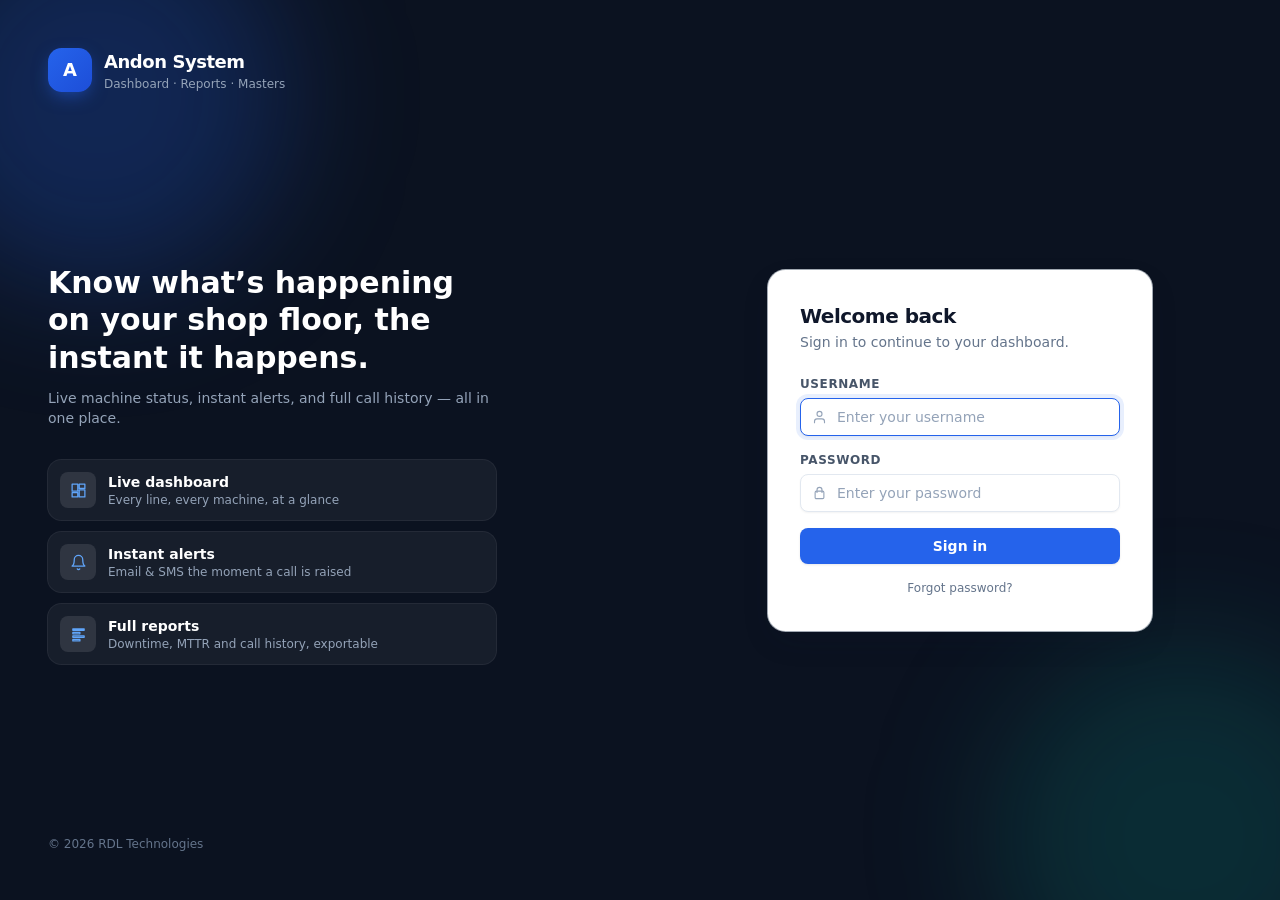
<file: index.html>
<!doctype html>
<html lang="en">
  <head>
    <meta charset="UTF-8" />
    <meta name="viewport" content="width=device-width, initial-scale=1.0" />
    <title>Andon System</title>
    <script type="module" crossorigin src="/assets/index-CTTCrZyI.js"></script>
    <link rel="stylesheet" crossorigin href="/assets/index-DvWOU4Ak.css">
  </head>
  <body>
    <div id="root"></div>
  </body>
</html>
</file>
<file: assets/index-DvWOU4Ak.css>
*,:before,:after{--tw-border-spacing-x: 0;--tw-border-spacing-y: 0;--tw-translate-x: 0;--tw-translate-y: 0;--tw-rotate: 0;--tw-skew-x: 0;--tw-skew-y: 0;--tw-scale-x: 1;--tw-scale-y: 1;--tw-pan-x: ;--tw-pan-y: ;--tw-pinch-zoom: ;--tw-scroll-snap-strictness: proximity;--tw-gradient-from-position: ;--tw-gradient-via-position: ;--tw-gradient-to-position: ;--tw-ordinal: ;--tw-slashed-zero: ;--tw-numeric-figure: ;--tw-numeric-spacing: ;--tw-numeric-fraction: ;--tw-ring-inset: ;--tw-ring-offset-width: 0px;--tw-ring-offset-color: #fff;--tw-ring-color: rgb(59 130 246 / .5);--tw-ring-offset-shadow: 0 0 #0000;--tw-ring-shadow: 0 0 #0000;--tw-shadow: 0 0 #0000;--tw-shadow-colored: 0 0 #0000;--tw-blur: ;--tw-brightness: ;--tw-contrast: ;--tw-grayscale: ;--tw-hue-rotate: ;--tw-invert: ;--tw-saturate: ;--tw-sepia: ;--tw-drop-shadow: ;--tw-backdrop-blur: ;--tw-backdrop-brightness: ;--tw-backdrop-contrast: ;--tw-backdrop-grayscale: ;--tw-backdrop-hue-rotate: ;--tw-backdrop-invert: ;--tw-backdrop-opacity: ;--tw-backdrop-saturate: ;--tw-backdrop-sepia: ;--tw-contain-size: ;--tw-contain-layout: ;--tw-contain-paint: ;--tw-contain-style: }::backdrop{--tw-border-spacing-x: 0;--tw-border-spacing-y: 0;--tw-translate-x: 0;--tw-translate-y: 0;--tw-rotate: 0;--tw-skew-x: 0;--tw-skew-y: 0;--tw-scale-x: 1;--tw-scale-y: 1;--tw-pan-x: ;--tw-pan-y: ;--tw-pinch-zoom: ;--tw-scroll-snap-strictness: proximity;--tw-gradient-from-position: ;--tw-gradient-via-position: ;--tw-gradient-to-position: ;--tw-ordinal: ;--tw-slashed-zero: ;--tw-numeric-figure: ;--tw-numeric-spacing: ;--tw-numeric-fraction: ;--tw-ring-inset: ;--tw-ring-offset-width: 0px;--tw-ring-offset-color: #fff;--tw-ring-color: rgb(59 130 246 / .5);--tw-ring-offset-shadow: 0 0 #0000;--tw-ring-shadow: 0 0 #0000;--tw-shadow: 0 0 #0000;--tw-shadow-colored: 0 0 #0000;--tw-blur: ;--tw-brightness: ;--tw-contrast: ;--tw-grayscale: ;--tw-hue-rotate: ;--tw-invert: ;--tw-saturate: ;--tw-sepia: ;--tw-drop-shadow: ;--tw-backdrop-blur: ;--tw-backdrop-brightness: ;--tw-backdrop-contrast: ;--tw-backdrop-grayscale: ;--tw-backdrop-hue-rotate: ;--tw-backdrop-invert: ;--tw-backdrop-opacity: ;--tw-backdrop-saturate: ;--tw-backdrop-sepia: ;--tw-contain-size: ;--tw-contain-layout: ;--tw-contain-paint: ;--tw-contain-style: }*,:before,:after{box-sizing:border-box;border-width:0;border-style:solid;border-color:#e5e7eb}:before,:after{--tw-content: ""}html,:host{line-height:1.5;-webkit-text-size-adjust:100%;-moz-tab-size:4;tab-size:4;font-family:Inter,system-ui,Segoe UI,Roboto,sans-serif;font-feature-settings:normal;font-variation-settings:normal;-webkit-tap-highlight-color:transparent}body{margin:0;line-height:inherit}hr{height:0;color:inherit;border-top-width:1px}abbr:where([title]){-webkit-text-decoration:underline dotted;text-decoration:underline dotted}h1,h2,h3,h4,h5,h6{font-size:inherit;font-weight:inherit}a{color:inherit;text-decoration:inherit}b,strong{font-weight:bolder}code,kbd,samp,pre{font-family:ui-monospace,SFMono-Regular,Menlo,Monaco,Consolas,Liberation Mono,Courier New,monospace;font-feature-settings:normal;font-variation-settings:normal;font-size:1em}small{font-size:80%}sub,sup{font-size:75%;line-height:0;position:relative;vertical-align:baseline}sub{bottom:-.25em}sup{top:-.5em}table{text-indent:0;border-color:inherit;border-collapse:collapse}button,input,optgroup,select,textarea{font-family:inherit;font-feature-settings:inherit;font-variation-settings:inherit;font-size:100%;font-weight:inherit;line-height:inherit;letter-spacing:inherit;color:inherit;margin:0;padding:0}button,select{text-transform:none}button,input:where([type=button]),input:where([type=reset]),input:where([type=submit]){-webkit-appearance:button;background-color:transparent;background-image:none}:-moz-focusring{outline:auto}:-moz-ui-invalid{box-shadow:none}progress{vertical-align:baseline}::-webkit-inner-spin-button,::-webkit-outer-spin-button{height:auto}[type=search]{-webkit-appearance:textfield;outline-offset:-2px}::-webkit-search-decoration{-webkit-appearance:none}::-webkit-file-upload-button{-webkit-appearance:button;font:inherit}summary{display:list-item}blockquote,dl,dd,h1,h2,h3,h4,h5,h6,hr,figure,p,pre{margin:0}fieldset{margin:0;padding:0}legend{padding:0}ol,ul,menu{list-style:none;margin:0;padding:0}dialog{padding:0}textarea{resize:vertical}input::placeholder,textarea::placeholder{opacity:1;color:#9ca3af}button,[role=button]{cursor:pointer}:disabled{cursor:default}img,svg,video,canvas,audio,iframe,embed,object{display:block;vertical-align:middle}img,video{max-width:100%;height:auto}[hidden]:where(:not([hidden=until-found])){display:none}html,body,#root{height:100%}body{--tw-bg-opacity: 1;background-color:rgb(248 250 252 / var(--tw-bg-opacity, 1));font-family:Inter,system-ui,Segoe UI,Roboto,sans-serif;--tw-text-opacity: 1;color:rgb(30 41 59 / var(--tw-text-opacity, 1));-webkit-font-smoothing:antialiased;-moz-osx-font-smoothing:grayscale;transition-property:color,background-color,border-color,text-decoration-color,fill,stroke;transition-timing-function:cubic-bezier(.4,0,.2,1);transition-duration:.2s}body:is(.dark *){--tw-bg-opacity: 1;background-color:rgb(2 6 23 / var(--tw-bg-opacity, 1));--tw-text-opacity: 1;color:rgb(226 232 240 / var(--tw-text-opacity, 1))}::selection{background-color:#2563eb33}*{scrollbar-color:#cbd5e1 transparent}.dark *{scrollbar-color:#334155 transparent}*::-webkit-scrollbar{width:8px;height:8px}*::-webkit-scrollbar-thumb{background:#cbd5e1;border-radius:999px}.dark *::-webkit-scrollbar-thumb{background:#334155}*::-webkit-scrollbar-track{background:transparent}.btn-primary{display:inline-flex;align-items:center;justify-content:center;gap:.375rem;border-radius:.5rem;padding:.5rem .875rem;font-size:.875rem;line-height:1.25rem;font-weight:600;transition-property:all;transition-timing-function:cubic-bezier(.4,0,.2,1);transition-duration:.15s}.btn-primary:active{--tw-scale-x: .97;--tw-scale-y: .97;transform:translate(var(--tw-translate-x),var(--tw-translate-y)) rotate(var(--tw-rotate)) skew(var(--tw-skew-x)) skewY(var(--tw-skew-y)) scaleX(var(--tw-scale-x)) scaleY(var(--tw-scale-y))}.btn-primary:disabled{cursor:not-allowed;opacity:.5}.btn-primary:active:disabled{--tw-scale-x: 1;--tw-scale-y: 1;transform:translate(var(--tw-translate-x),var(--tw-translate-y)) rotate(var(--tw-rotate)) skew(var(--tw-skew-x)) skewY(var(--tw-skew-y)) scaleX(var(--tw-scale-x)) scaleY(var(--tw-scale-y))}.btn-primary{--tw-bg-opacity: 1;background-color:rgb(37 99 235 / var(--tw-bg-opacity, 1));--tw-text-opacity: 1;color:rgb(255 255 255 / var(--tw-text-opacity, 1));--tw-shadow: 0 1px 2px 0 rgb(15 23 42 / .04), 0 1px 3px 0 rgb(15 23 42 / .06);--tw-shadow-colored: 0 1px 2px 0 var(--tw-shadow-color), 0 1px 3px 0 var(--tw-shadow-color);box-shadow:var(--tw-ring-offset-shadow, 0 0 #0000),var(--tw-ring-shadow, 0 0 #0000),var(--tw-shadow)}.btn-primary:hover{--tw-bg-opacity: 1;background-color:rgb(29 78 216 / var(--tw-bg-opacity, 1));--tw-shadow: 0 1px 2px 0 rgb(15 23 42 / .03), 0 4px 16px -4px rgb(15 23 42 / .08);--tw-shadow-colored: 0 1px 2px 0 var(--tw-shadow-color), 0 4px 16px -4px var(--tw-shadow-color);box-shadow:var(--tw-ring-offset-shadow, 0 0 #0000),var(--tw-ring-shadow, 0 0 #0000),var(--tw-shadow)}.btn-ghost{display:inline-flex;align-items:center;justify-content:center;gap:.375rem;border-radius:.5rem;padding:.5rem .875rem;font-size:.875rem;line-height:1.25rem;font-weight:600;transition-property:all;transition-timing-function:cubic-bezier(.4,0,.2,1);transition-duration:.15s}.btn-ghost:active{--tw-scale-x: .97;--tw-scale-y: .97;transform:translate(var(--tw-translate-x),var(--tw-translate-y)) rotate(var(--tw-rotate)) skew(var(--tw-skew-x)) skewY(var(--tw-skew-y)) scaleX(var(--tw-scale-x)) scaleY(var(--tw-scale-y))}.btn-ghost:disabled{cursor:not-allowed;opacity:.5}.btn-ghost:active:disabled{--tw-scale-x: 1;--tw-scale-y: 1;transform:translate(var(--tw-translate-x),var(--tw-translate-y)) rotate(var(--tw-rotate)) skew(var(--tw-skew-x)) skewY(var(--tw-skew-y)) scaleX(var(--tw-scale-x)) scaleY(var(--tw-scale-y))}.btn-ghost{--tw-bg-opacity: 1;background-color:rgb(255 255 255 / var(--tw-bg-opacity, 1));--tw-text-opacity: 1;color:rgb(51 65 85 / var(--tw-text-opacity, 1));--tw-ring-offset-shadow: var(--tw-ring-inset) 0 0 0 var(--tw-ring-offset-width) var(--tw-ring-offset-color);--tw-ring-shadow: var(--tw-ring-inset) 0 0 0 calc(1px + var(--tw-ring-offset-width)) var(--tw-ring-color);box-shadow:var(--tw-ring-offset-shadow),var(--tw-ring-shadow),var(--tw-shadow, 0 0 #0000);--tw-ring-inset: inset;--tw-ring-opacity: 1;--tw-ring-color: rgb(226 232 240 / var(--tw-ring-opacity, 1))}.btn-ghost:hover{--tw-bg-opacity: 1;background-color:rgb(248 250 252 / var(--tw-bg-opacity, 1));--tw-ring-opacity: 1;--tw-ring-color: rgb(203 213 225 / var(--tw-ring-opacity, 1))}.btn-ghost:is(.dark *){--tw-bg-opacity: 1;background-color:rgb(15 23 42 / var(--tw-bg-opacity, 1));--tw-text-opacity: 1;color:rgb(226 232 240 / var(--tw-text-opacity, 1));--tw-ring-opacity: 1;--tw-ring-color: rgb(51 65 85 / var(--tw-ring-opacity, 1))}.btn-ghost:hover:is(.dark *){--tw-bg-opacity: 1;background-color:rgb(30 41 59 / var(--tw-bg-opacity, 1))}.btn-danger{display:inline-flex;align-items:center;justify-content:center;gap:.375rem;border-radius:.5rem;padding:.5rem .875rem;font-size:.875rem;line-height:1.25rem;font-weight:600;transition-property:all;transition-timing-function:cubic-bezier(.4,0,.2,1);transition-duration:.15s}.btn-danger:active{--tw-scale-x: .97;--tw-scale-y: .97;transform:translate(var(--tw-translate-x),var(--tw-translate-y)) rotate(var(--tw-rotate)) skew(var(--tw-skew-x)) skewY(var(--tw-skew-y)) scaleX(var(--tw-scale-x)) scaleY(var(--tw-scale-y))}.btn-danger:disabled{cursor:not-allowed;opacity:.5}.btn-danger:active:disabled{--tw-scale-x: 1;--tw-scale-y: 1;transform:translate(var(--tw-translate-x),var(--tw-translate-y)) rotate(var(--tw-rotate)) skew(var(--tw-skew-x)) skewY(var(--tw-skew-y)) scaleX(var(--tw-scale-x)) scaleY(var(--tw-scale-y))}.btn-danger{--tw-bg-opacity: 1;background-color:rgb(255 241 242 / var(--tw-bg-opacity, 1));--tw-text-opacity: 1;color:rgb(225 29 72 / var(--tw-text-opacity, 1));--tw-ring-offset-shadow: var(--tw-ring-inset) 0 0 0 var(--tw-ring-offset-width) var(--tw-ring-offset-color);--tw-ring-shadow: var(--tw-ring-inset) 0 0 0 calc(1px + var(--tw-ring-offset-width)) var(--tw-ring-color);box-shadow:var(--tw-ring-offset-shadow),var(--tw-ring-shadow),var(--tw-shadow, 0 0 #0000);--tw-ring-inset: inset;--tw-ring-opacity: 1;--tw-ring-color: rgb(254 205 211 / var(--tw-ring-opacity, 1))}.btn-danger:hover{--tw-bg-opacity: 1;background-color:rgb(225 29 72 / var(--tw-bg-opacity, 1));--tw-text-opacity: 1;color:rgb(255 255 255 / var(--tw-text-opacity, 1))}.btn-danger:is(.dark *){background-color:#f43f5e1a;--tw-ring-color: rgb(244 63 94 / .3)}.btn-icon{display:inline-flex;height:2rem;width:2rem;align-items:center;justify-content:center;border-radius:.5rem;--tw-text-opacity: 1;color:rgb(148 163 184 / var(--tw-text-opacity, 1));transition-property:color,background-color,border-color,text-decoration-color,fill,stroke,opacity,box-shadow,transform,filter,-webkit-backdrop-filter;transition-property:color,background-color,border-color,text-decoration-color,fill,stroke,opacity,box-shadow,transform,filter,backdrop-filter;transition-property:color,background-color,border-color,text-decoration-color,fill,stroke,opacity,box-shadow,transform,filter,backdrop-filter,-webkit-backdrop-filter;transition-timing-function:cubic-bezier(.4,0,.2,1);transition-duration:.15s}.btn-icon:hover{--tw-bg-opacity: 1;background-color:rgb(241 245 249 / var(--tw-bg-opacity, 1));--tw-text-opacity: 1;color:rgb(51 65 85 / var(--tw-text-opacity, 1))}.btn-icon:hover:is(.dark *){--tw-bg-opacity: 1;background-color:rgb(30 41 59 / var(--tw-bg-opacity, 1));--tw-text-opacity: 1;color:rgb(226 232 240 / var(--tw-text-opacity, 1))}.btn-sm{padding:.375rem .625rem;font-size:.75rem;line-height:1rem}.input{width:100%;border-radius:.5rem;border-width:1px;--tw-border-opacity: 1;border-color:rgb(226 232 240 / var(--tw-border-opacity, 1));--tw-bg-opacity: 1;background-color:rgb(255 255 255 / var(--tw-bg-opacity, 1));padding:.5rem .75rem;font-size:.875rem;line-height:1.25rem;--tw-text-opacity: 1;color:rgb(30 41 59 / var(--tw-text-opacity, 1));--tw-shadow: 0 1px 2px 0 rgb(0 0 0 / .05);--tw-shadow-colored: 0 1px 2px 0 var(--tw-shadow-color);box-shadow:var(--tw-ring-offset-shadow, 0 0 #0000),var(--tw-ring-shadow, 0 0 #0000),var(--tw-shadow);outline:2px solid transparent;outline-offset:2px;transition-property:color,background-color,border-color,text-decoration-color,fill,stroke,opacity,box-shadow,transform,filter,-webkit-backdrop-filter;transition-property:color,background-color,border-color,text-decoration-color,fill,stroke,opacity,box-shadow,transform,filter,backdrop-filter;transition-property:color,background-color,border-color,text-decoration-color,fill,stroke,opacity,box-shadow,transform,filter,backdrop-filter,-webkit-backdrop-filter;transition-timing-function:cubic-bezier(.4,0,.2,1);transition-duration:.15s}.input::placeholder{--tw-text-opacity: 1;color:rgb(148 163 184 / var(--tw-text-opacity, 1))}.input:focus{--tw-border-opacity: 1;border-color:rgb(37 99 235 / var(--tw-border-opacity, 1));--tw-ring-offset-shadow: var(--tw-ring-inset) 0 0 0 var(--tw-ring-offset-width) var(--tw-ring-offset-color);--tw-ring-shadow: var(--tw-ring-inset) 0 0 0 calc(4px + var(--tw-ring-offset-width)) var(--tw-ring-color);box-shadow:var(--tw-ring-offset-shadow),var(--tw-ring-shadow),var(--tw-shadow, 0 0 #0000);--tw-ring-color: rgb(37 99 235 / .1)}.input:is(.dark *){--tw-border-opacity: 1;border-color:rgb(51 65 85 / var(--tw-border-opacity, 1));--tw-bg-opacity: 1;background-color:rgb(15 23 42 / var(--tw-bg-opacity, 1));--tw-text-opacity: 1;color:rgb(241 245 249 / var(--tw-text-opacity, 1))}.input:is(.dark *)::placeholder{--tw-text-opacity: 1;color:rgb(100 116 139 / var(--tw-text-opacity, 1))}.label{margin-bottom:.375rem;display:block;font-size:.75rem;line-height:1rem;font-weight:800;text-transform:uppercase;letter-spacing:.05em;--tw-text-opacity: 1;color:rgb(71 85 105 / var(--tw-text-opacity, 1))}.label:is(.dark *){--tw-text-opacity: 1;color:rgb(203 213 225 / var(--tw-text-opacity, 1))}.card{border-radius:1.1rem;--tw-bg-opacity: 1;background-color:rgb(255 255 255 / var(--tw-bg-opacity, 1));--tw-shadow: 0 1px 2px 0 rgb(15 23 42 / .03), 0 4px 16px -4px rgb(15 23 42 / .08);--tw-shadow-colored: 0 1px 2px 0 var(--tw-shadow-color), 0 4px 16px -4px var(--tw-shadow-color);box-shadow:var(--tw-ring-offset-shadow, 0 0 #0000),var(--tw-ring-shadow, 0 0 #0000),var(--tw-shadow);--tw-ring-offset-shadow: var(--tw-ring-inset) 0 0 0 var(--tw-ring-offset-width) var(--tw-ring-offset-color);--tw-ring-shadow: var(--tw-ring-inset) 0 0 0 calc(1px + var(--tw-ring-offset-width)) var(--tw-ring-color);box-shadow:var(--tw-ring-offset-shadow),var(--tw-ring-shadow),var(--tw-shadow, 0 0 #0000);--tw-ring-color: rgb(226 232 240 / .7)}.card:is(.dark *){--tw-bg-opacity: 1;background-color:rgb(15 23 42 / var(--tw-bg-opacity, 1));--tw-ring-opacity: 1;--tw-ring-color: rgb(30 41 59 / var(--tw-ring-opacity, 1))}.card-pad{border-radius:1.1rem;--tw-bg-opacity: 1;background-color:rgb(255 255 255 / var(--tw-bg-opacity, 1));--tw-shadow: 0 1px 2px 0 rgb(15 23 42 / .03), 0 4px 16px -4px rgb(15 23 42 / .08);--tw-shadow-colored: 0 1px 2px 0 var(--tw-shadow-color), 0 4px 16px -4px var(--tw-shadow-color);box-shadow:var(--tw-ring-offset-shadow, 0 0 #0000),var(--tw-ring-shadow, 0 0 #0000),var(--tw-shadow);--tw-ring-offset-shadow: var(--tw-ring-inset) 0 0 0 var(--tw-ring-offset-width) var(--tw-ring-offset-color);--tw-ring-shadow: var(--tw-ring-inset) 0 0 0 calc(1px + var(--tw-ring-offset-width)) var(--tw-ring-color);box-shadow:var(--tw-ring-offset-shadow),var(--tw-ring-shadow),var(--tw-shadow, 0 0 #0000);--tw-ring-color: rgb(226 232 240 / .7)}.card-pad:is(.dark *){--tw-bg-opacity: 1;background-color:rgb(15 23 42 / var(--tw-bg-opacity, 1));--tw-ring-opacity: 1;--tw-ring-color: rgb(30 41 59 / var(--tw-ring-opacity, 1))}.card-pad{padding:1.25rem}.th{padding:.75rem 1rem;text-align:left;font-size:11px;font-weight:700;text-transform:uppercase;letter-spacing:.05em;--tw-text-opacity: 1;color:rgb(148 163 184 / var(--tw-text-opacity, 1))}.td{padding:.75rem 1rem;font-size:.875rem;line-height:1.25rem;--tw-text-opacity: 1;color:rgb(51 65 85 / var(--tw-text-opacity, 1))}.td:is(.dark *){--tw-text-opacity: 1;color:rgb(203 213 225 / var(--tw-text-opacity, 1))}.tr-row{border-top-width:1px;--tw-border-opacity: 1;border-color:rgb(241 245 249 / var(--tw-border-opacity, 1));transition-property:color,background-color,border-color,text-decoration-color,fill,stroke;transition-timing-function:cubic-bezier(.4,0,.2,1);transition-duration:.15s}.tr-row:hover{background-color:#eff6ff80}.tr-row:is(.dark *){--tw-border-opacity: 1;border-color:rgb(30 41 59 / var(--tw-border-opacity, 1))}.tr-row:hover:is(.dark *){background-color:#1e293b99}.pill{display:inline-flex;align-items:center;gap:.25rem;border-radius:9999px;padding:.25rem .625rem;font-size:11px;font-weight:700;line-height:1}.id-chip{display:inline-flex;height:1.5rem;min-width:1.5rem;align-items:center;justify-content:center;border-radius:.375rem;--tw-bg-opacity: 1;background-color:rgb(241 245 249 / var(--tw-bg-opacity, 1));padding-left:.375rem;padding-right:.375rem;font-size:11px;font-weight:700;--tw-numeric-spacing: tabular-nums;font-variant-numeric:var(--tw-ordinal) var(--tw-slashed-zero) var(--tw-numeric-figure) var(--tw-numeric-spacing) var(--tw-numeric-fraction);--tw-text-opacity: 1;color:rgb(100 116 139 / var(--tw-text-opacity, 1))}.id-chip:is(.dark *){--tw-bg-opacity: 1;background-color:rgb(30 41 59 / var(--tw-bg-opacity, 1));--tw-text-opacity: 1;color:rgb(148 163 184 / var(--tw-text-opacity, 1))}.nav-link{display:flex;align-items:center;gap:.75rem;border-radius:.85rem;padding:.625rem .75rem;font-size:13.5px;font-weight:600;transition-property:all;transition-timing-function:cubic-bezier(.4,0,.2,1);transition-duration:.15s}.nav-link-active{--tw-bg-opacity: 1;background-color:rgb(37 99 235 / var(--tw-bg-opacity, 1));--tw-text-opacity: 1;color:rgb(255 255 255 / var(--tw-text-opacity, 1));--tw-shadow: 0 4px 14px -2px rgba(37,99,235,.55);--tw-shadow-colored: 0 4px 14px -2px var(--tw-shadow-color);box-shadow:var(--tw-ring-offset-shadow, 0 0 #0000),var(--tw-ring-shadow, 0 0 #0000),var(--tw-shadow)}.nav-link-idle{--tw-text-opacity: 1;color:rgb(203 213 225 / var(--tw-text-opacity, 1))}.nav-link-idle:hover{background-color:#ffffff0f;--tw-text-opacity: 1;color:rgb(255 255 255 / var(--tw-text-opacity, 1))}.subnav-link{display:flex;align-items:center;gap:.625rem;border-radius:.5rem;padding:.5rem .75rem;font-size:12.5px;font-weight:500;color:#cbd5e1cc;transition-property:all;transition-timing-function:cubic-bezier(.4,0,.2,1);transition-duration:.15s}.subnav-link:hover{background-color:#ffffff0f;--tw-text-opacity: 1;color:rgb(255 255 255 / var(--tw-text-opacity, 1))}.subnav-link-active{--tw-bg-opacity: 1;background-color:rgb(37 99 235 / var(--tw-bg-opacity, 1));--tw-text-opacity: 1;color:rgb(255 255 255 / var(--tw-text-opacity, 1));--tw-shadow: 0 1px 2px 0 rgb(15 23 42 / .04), 0 1px 3px 0 rgb(15 23 42 / .06);--tw-shadow-colored: 0 1px 2px 0 var(--tw-shadow-color), 0 1px 3px 0 var(--tw-shadow-color);box-shadow:var(--tw-ring-offset-shadow, 0 0 #0000),var(--tw-ring-shadow, 0 0 #0000),var(--tw-shadow)}.subnav-link-active:hover{--tw-bg-opacity: 1;background-color:rgb(37 99 235 / var(--tw-bg-opacity, 1))}@keyframes shimmer{0%{background-position:-400px 0}to{background-position:400px 0}}.skeleton{animation:shimmer 1.6s infinite linear;border-radius:.25rem;background-image:linear-gradient(to right,var(--tw-gradient-stops));--tw-gradient-from: #f1f5f9 var(--tw-gradient-from-position);--tw-gradient-to: rgb(241 245 249 / 0) var(--tw-gradient-to-position);--tw-gradient-stops: var(--tw-gradient-from), var(--tw-gradient-to);--tw-gradient-to: rgb(226 232 240 / 0) var(--tw-gradient-to-position);--tw-gradient-stops: var(--tw-gradient-from), #e2e8f0 var(--tw-gradient-via-position), var(--tw-gradient-to);--tw-gradient-to: #f1f5f9 var(--tw-gradient-to-position);background-size:800px 100%}.skeleton:is(.dark *){--tw-gradient-from: #1e293b var(--tw-gradient-from-position);--tw-gradient-to: rgb(30 41 59 / 0) var(--tw-gradient-to-position);--tw-gradient-stops: var(--tw-gradient-from), var(--tw-gradient-to);--tw-gradient-to: rgb(51 65 85 / 0) var(--tw-gradient-to-position);--tw-gradient-stops: var(--tw-gradient-from), #334155 var(--tw-gradient-via-position), var(--tw-gradient-to);--tw-gradient-to: #1e293b var(--tw-gradient-to-position)}.divider-label{padding:1rem .75rem .375rem;font-size:10px;font-weight:800;text-transform:uppercase;letter-spacing:.12em;color:#64748bb3}.divider-label:first-child{padding-top:.25rem}.pointer-events-none{pointer-events:none}.\!visible{visibility:visible!important}.visible{visibility:visible}.collapse{visibility:collapse}.static{position:static}.fixed{position:fixed}.absolute{position:absolute}.relative{position:relative}.sticky{position:sticky}.inset-0{top:0;right:0;bottom:0;left:0}.inset-y-0{top:0;bottom:0}.-bottom-32{bottom:-8rem}.-left-24{left:-6rem}.-right-24{right:-6rem}.-top-24{top:-6rem}.bottom-4{bottom:1rem}.left-0{left:0}.left-3{left:.75rem}.right-0{right:0}.right-0\.5{right:.125rem}.right-4{right:1rem}.top-0\.5{top:.125rem}.top-1\/2{top:50%}.top-full{top:100%}.z-10{z-index:10}.z-20{z-index:20}.z-30{z-index:30}.z-40{z-index:40}.z-50{z-index:50}.z-\[100\]{z-index:100}.col-span-2{grid-column:span 2 / span 2}.col-span-full{grid-column:1 / -1}.mx-3{margin-left:.75rem;margin-right:.75rem}.mx-auto{margin-left:auto;margin-right:auto}.mb-1{margin-bottom:.25rem}.mb-3{margin-bottom:.75rem}.mb-4{margin-bottom:1rem}.mb-6{margin-bottom:1.5rem}.ml-1{margin-left:.25rem}.ml-2{margin-left:.5rem}.ml-auto{margin-left:auto}.mt-0\.5{margin-top:.125rem}.mt-1{margin-top:.25rem}.mt-1\.5{margin-top:.375rem}.mt-16{margin-top:4rem}.mt-2{margin-top:.5rem}.mt-3{margin-top:.75rem}.mt-4{margin-top:1rem}.mt-5{margin-top:1.25rem}.mt-8{margin-top:2rem}.block{display:block}.flex{display:flex}.inline-flex{display:inline-flex}.table{display:table}.grid{display:grid}.hidden{display:none}.\!h-7{height:1.75rem!important}.h-1\.5{height:.375rem}.h-10{height:2.5rem}.h-11{height:2.75rem}.h-12{height:3rem}.h-14{height:3.5rem}.h-16{height:4rem}.h-2{height:.5rem}.h-20{height:5rem}.h-24{height:6rem}.h-3\.5{height:.875rem}.h-4{height:1rem}.h-5{height:1.25rem}.h-6{height:1.5rem}.h-64{height:16rem}.h-7{height:1.75rem}.h-8{height:2rem}.h-9{height:2.25rem}.h-96{height:24rem}.h-full{height:100%}.h-screen{height:100vh}.max-h-32{max-height:8rem}.max-h-40{max-height:10rem}.min-h-\[40px\]{min-height:40px}.min-h-\[44px\]{min-height:44px}.min-h-screen{min-height:100vh}.\!w-7{width:1.75rem!important}.\!w-auto{width:auto!important}.w-1\.5{width:.375rem}.w-1\/2{width:50%}.w-10{width:2.5rem}.w-11{width:2.75rem}.w-12{width:3rem}.w-14{width:3.5rem}.w-16{width:4rem}.w-2{width:.5rem}.w-24{width:6rem}.w-3\.5{width:.875rem}.w-32{width:8rem}.w-4{width:1rem}.w-48{width:12rem}.w-5{width:1.25rem}.w-56{width:14rem}.w-64{width:16rem}.w-72{width:18rem}.w-8{width:2rem}.w-80{width:20rem}.w-9{width:2.25rem}.w-96{width:24rem}.w-full{width:100%}.w-px{width:1px}.min-w-0{min-width:0px}.min-w-5{min-width:1.25rem}.min-w-7{min-width:1.75rem}.min-w-\[96px\]{min-width:96px}.min-w-full{min-width:100%}.max-w-2xl{max-width:42rem}.max-w-4xl{max-width:56rem}.max-w-lg{max-width:32rem}.max-w-md{max-width:28rem}.max-w-sm{max-width:24rem}.max-w-xs{max-width:20rem}.flex-1{flex:1 1 0%}.shrink-0{flex-shrink:0}.-translate-x-full{--tw-translate-x: -100%;transform:translate(var(--tw-translate-x),var(--tw-translate-y)) rotate(var(--tw-rotate)) skew(var(--tw-skew-x)) skewY(var(--tw-skew-y)) scaleX(var(--tw-scale-x)) scaleY(var(--tw-scale-y))}.-translate-y-1\/2{--tw-translate-y: -50%;transform:translate(var(--tw-translate-x),var(--tw-translate-y)) rotate(var(--tw-rotate)) skew(var(--tw-skew-x)) skewY(var(--tw-skew-y)) scaleX(var(--tw-scale-x)) scaleY(var(--tw-scale-y))}.translate-x-0{--tw-translate-x: 0px;transform:translate(var(--tw-translate-x),var(--tw-translate-y)) rotate(var(--tw-rotate)) skew(var(--tw-skew-x)) skewY(var(--tw-skew-y)) scaleX(var(--tw-scale-x)) scaleY(var(--tw-scale-y))}.-rotate-90{--tw-rotate: -90deg;transform:translate(var(--tw-translate-x),var(--tw-translate-y)) rotate(var(--tw-rotate)) skew(var(--tw-skew-x)) skewY(var(--tw-skew-y)) scaleX(var(--tw-scale-x)) scaleY(var(--tw-scale-y))}.rotate-180{--tw-rotate: 180deg;transform:translate(var(--tw-translate-x),var(--tw-translate-y)) rotate(var(--tw-rotate)) skew(var(--tw-skew-x)) skewY(var(--tw-skew-y)) scaleX(var(--tw-scale-x)) scaleY(var(--tw-scale-y))}.rotate-90{--tw-rotate: 90deg;transform:translate(var(--tw-translate-x),var(--tw-translate-y)) rotate(var(--tw-rotate)) skew(var(--tw-skew-x)) skewY(var(--tw-skew-y)) scaleX(var(--tw-scale-x)) scaleY(var(--tw-scale-y))}.transform{transform:translate(var(--tw-translate-x),var(--tw-translate-y)) rotate(var(--tw-rotate)) skew(var(--tw-skew-x)) skewY(var(--tw-skew-y)) scaleX(var(--tw-scale-x)) scaleY(var(--tw-scale-y))}.animate-\[fadeIn_\.12s_ease-out\]{animation:fadeIn .12s ease-out}@keyframes fadeIn{0%{opacity:0;transform:translateY(4px)}to{opacity:1;transform:translateY(0)}}.animate-fadeIn{animation:fadeIn .15s ease-out}@keyframes ping{75%,to{transform:scale(2);opacity:0}}.animate-ping{animation:ping 1s cubic-bezier(0,0,.2,1) infinite}@keyframes pulse{50%{opacity:.5}}.animate-pulse{animation:pulse 2s cubic-bezier(.4,0,.6,1) infinite}@keyframes spin{to{transform:rotate(360deg)}}.animate-spin{animation:spin 1s linear infinite}.cursor-not-allowed{cursor:not-allowed}.cursor-pointer{cursor:pointer}.select-none{-webkit-user-select:none;user-select:none}.resize-none{resize:none}.resize{resize:both}.grid-cols-1{grid-template-columns:repeat(1,minmax(0,1fr))}.grid-cols-2{grid-template-columns:repeat(2,minmax(0,1fr))}.grid-cols-3{grid-template-columns:repeat(3,minmax(0,1fr))}.flex-col{flex-direction:column}.flex-wrap{flex-wrap:wrap}.items-start{align-items:flex-start}.items-center{align-items:center}.justify-end{justify-content:flex-end}.justify-center{justify-content:center}.justify-between{justify-content:space-between}.gap-0\.5{gap:.125rem}.gap-1{gap:.25rem}.gap-1\.5{gap:.375rem}.gap-2{gap:.5rem}.gap-2\.5{gap:.625rem}.gap-3{gap:.75rem}.gap-4{gap:1rem}.gap-5{gap:1.25rem}.gap-x-1{column-gap:.25rem}.gap-x-4{column-gap:1rem}.gap-y-1{row-gap:.25rem}.gap-y-2{row-gap:.5rem}.gap-y-3\.5{row-gap:.875rem}.space-y-0\.5>:not([hidden])~:not([hidden]){--tw-space-y-reverse: 0;margin-top:calc(.125rem * calc(1 - var(--tw-space-y-reverse)));margin-bottom:calc(.125rem * var(--tw-space-y-reverse))}.space-y-1>:not([hidden])~:not([hidden]){--tw-space-y-reverse: 0;margin-top:calc(.25rem * calc(1 - var(--tw-space-y-reverse)));margin-bottom:calc(.25rem * var(--tw-space-y-reverse))}.space-y-2>:not([hidden])~:not([hidden]){--tw-space-y-reverse: 0;margin-top:calc(.5rem * calc(1 - var(--tw-space-y-reverse)));margin-bottom:calc(.5rem * var(--tw-space-y-reverse))}.space-y-3>:not([hidden])~:not([hidden]){--tw-space-y-reverse: 0;margin-top:calc(.75rem * calc(1 - var(--tw-space-y-reverse)));margin-bottom:calc(.75rem * var(--tw-space-y-reverse))}.space-y-3\.5>:not([hidden])~:not([hidden]){--tw-space-y-reverse: 0;margin-top:calc(.875rem * calc(1 - var(--tw-space-y-reverse)));margin-bottom:calc(.875rem * var(--tw-space-y-reverse))}.space-y-4>:not([hidden])~:not([hidden]){--tw-space-y-reverse: 0;margin-top:calc(1rem * calc(1 - var(--tw-space-y-reverse)));margin-bottom:calc(1rem * var(--tw-space-y-reverse))}.space-y-5>:not([hidden])~:not([hidden]){--tw-space-y-reverse: 0;margin-top:calc(1.25rem * calc(1 - var(--tw-space-y-reverse)));margin-bottom:calc(1.25rem * var(--tw-space-y-reverse))}.divide-y>:not([hidden])~:not([hidden]){--tw-divide-y-reverse: 0;border-top-width:calc(1px * calc(1 - var(--tw-divide-y-reverse)));border-bottom-width:calc(1px * var(--tw-divide-y-reverse))}.divide-slate-100>:not([hidden])~:not([hidden]){--tw-divide-opacity: 1;border-color:rgb(241 245 249 / var(--tw-divide-opacity, 1))}.overflow-auto{overflow:auto}.overflow-hidden{overflow:hidden}.overflow-x-auto{overflow-x:auto}.overflow-y-auto{overflow-y:auto}.overflow-x-hidden{overflow-x:hidden}.truncate{overflow:hidden;text-overflow:ellipsis;white-space:nowrap}.whitespace-nowrap{white-space:nowrap}.rounded{border-radius:.25rem}.rounded-full{border-radius:9999px}.rounded-lg{border-radius:.5rem}.rounded-md{border-radius:.375rem}.rounded-xl{border-radius:.85rem}.border{border-width:1px}.border-b{border-bottom-width:1px}.border-b-2{border-bottom-width:2px}.border-l{border-left-width:1px}.border-t{border-top-width:1px}.border-brand{--tw-border-opacity: 1;border-color:rgb(37 99 235 / var(--tw-border-opacity, 1))}.border-slate-100{--tw-border-opacity: 1;border-color:rgb(241 245 249 / var(--tw-border-opacity, 1))}.border-slate-200{--tw-border-opacity: 1;border-color:rgb(226 232 240 / var(--tw-border-opacity, 1))}.border-slate-300{--tw-border-opacity: 1;border-color:rgb(203 213 225 / var(--tw-border-opacity, 1))}.border-transparent{border-color:transparent}.border-white\/10{border-color:#ffffff1a}.bg-accent-teal\/20{background-color:#0d948833}.bg-amber-100{--tw-bg-opacity: 1;background-color:rgb(254 243 199 / var(--tw-bg-opacity, 1))}.bg-amber-50{--tw-bg-opacity: 1;background-color:rgb(255 251 235 / var(--tw-bg-opacity, 1))}.bg-amber-500{--tw-bg-opacity: 1;background-color:rgb(245 158 11 / var(--tw-bg-opacity, 1))}.bg-blue-50{--tw-bg-opacity: 1;background-color:rgb(239 246 255 / var(--tw-bg-opacity, 1))}.bg-brand{--tw-bg-opacity: 1;background-color:rgb(37 99 235 / var(--tw-bg-opacity, 1))}.bg-brand-50{--tw-bg-opacity: 1;background-color:rgb(239 246 255 / var(--tw-bg-opacity, 1))}.bg-brand\/20{background-color:#2563eb33}.bg-brand\/25{background-color:#2563eb40}.bg-emerald-100{--tw-bg-opacity: 1;background-color:rgb(209 250 229 / var(--tw-bg-opacity, 1))}.bg-emerald-400{--tw-bg-opacity: 1;background-color:rgb(52 211 153 / var(--tw-bg-opacity, 1))}.bg-emerald-50{--tw-bg-opacity: 1;background-color:rgb(236 253 245 / var(--tw-bg-opacity, 1))}.bg-emerald-500{--tw-bg-opacity: 1;background-color:rgb(16 185 129 / var(--tw-bg-opacity, 1))}.bg-emerald-600{--tw-bg-opacity: 1;background-color:rgb(5 150 105 / var(--tw-bg-opacity, 1))}.bg-ink{--tw-bg-opacity: 1;background-color:rgb(11 18 32 / var(--tw-bg-opacity, 1))}.bg-rose-100{--tw-bg-opacity: 1;background-color:rgb(255 228 230 / var(--tw-bg-opacity, 1))}.bg-rose-50{--tw-bg-opacity: 1;background-color:rgb(255 241 242 / var(--tw-bg-opacity, 1))}.bg-rose-50\/70{background-color:#fff1f2b3}.bg-rose-500{--tw-bg-opacity: 1;background-color:rgb(244 63 94 / var(--tw-bg-opacity, 1))}.bg-rose-600{--tw-bg-opacity: 1;background-color:rgb(225 29 72 / var(--tw-bg-opacity, 1))}.bg-slate-100{--tw-bg-opacity: 1;background-color:rgb(241 245 249 / var(--tw-bg-opacity, 1))}.bg-slate-200{--tw-bg-opacity: 1;background-color:rgb(226 232 240 / var(--tw-bg-opacity, 1))}.bg-slate-400{--tw-bg-opacity: 1;background-color:rgb(148 163 184 / var(--tw-bg-opacity, 1))}.bg-slate-50{--tw-bg-opacity: 1;background-color:rgb(248 250 252 / var(--tw-bg-opacity, 1))}.bg-slate-50\/80{background-color:#f8fafccc}.bg-slate-900{--tw-bg-opacity: 1;background-color:rgb(15 23 42 / var(--tw-bg-opacity, 1))}.bg-slate-900\/40{background-color:#0f172a66}.bg-slate-900\/50{background-color:#0f172a80}.bg-teal-50{--tw-bg-opacity: 1;background-color:rgb(240 253 250 / var(--tw-bg-opacity, 1))}.bg-violet-50{--tw-bg-opacity: 1;background-color:rgb(245 243 255 / var(--tw-bg-opacity, 1))}.bg-white{--tw-bg-opacity: 1;background-color:rgb(255 255 255 / var(--tw-bg-opacity, 1))}.bg-white\/10{background-color:#ffffff1a}.bg-white\/5{background-color:#ffffff0d}.bg-white\/80{background-color:#fffc}.bg-white\/90{background-color:#ffffffe6}.bg-white\/\[0\.03\]{background-color:#ffffff08}.bg-gradient-to-br{background-image:linear-gradient(to bottom right,var(--tw-gradient-stops))}.from-brand{--tw-gradient-from: #2563eb var(--tw-gradient-from-position);--tw-gradient-to: rgb(37 99 235 / 0) var(--tw-gradient-to-position);--tw-gradient-stops: var(--tw-gradient-from), var(--tw-gradient-to)}.to-brand-700{--tw-gradient-to: #1d4ed8 var(--tw-gradient-to-position)}.p-0\.5{padding:.125rem}.p-1{padding:.25rem}.p-12{padding:3rem}.p-2{padding:.5rem}.p-2\.5{padding:.625rem}.p-3{padding:.75rem}.p-4{padding:1rem}.p-5{padding:1.25rem}.p-6{padding:1.5rem}.p-8{padding:2rem}.\!py-1\.5{padding-top:.375rem!important;padding-bottom:.375rem!important}.px-1{padding-left:.25rem;padding-right:.25rem}.px-1\.5{padding-left:.375rem;padding-right:.375rem}.px-2{padding-left:.5rem;padding-right:.5rem}.px-2\.5{padding-left:.625rem;padding-right:.625rem}.px-3{padding-left:.75rem;padding-right:.75rem}.px-4{padding-left:1rem;padding-right:1rem}.px-5{padding-left:1.25rem;padding-right:1.25rem}.py-0\.5{padding-top:.125rem;padding-bottom:.125rem}.py-1{padding-top:.25rem;padding-bottom:.25rem}.py-1\.5{padding-top:.375rem;padding-bottom:.375rem}.py-14{padding-top:3.5rem;padding-bottom:3.5rem}.py-16{padding-top:4rem;padding-bottom:4rem}.py-2{padding-top:.5rem;padding-bottom:.5rem}.py-2\.5{padding-top:.625rem;padding-bottom:.625rem}.py-3{padding-top:.75rem;padding-bottom:.75rem}.py-4{padding-top:1rem;padding-bottom:1rem}.py-6{padding-top:1.5rem;padding-bottom:1.5rem}.\!pl-8{padding-left:2rem!important}.\!pl-9{padding-left:2.25rem!important}.\!pr-8{padding-right:2rem!important}.pl-1{padding-left:.25rem}.pl-3{padding-left:.75rem}.pr-2{padding-right:.5rem}.pt-2{padding-top:.5rem}.pt-5{padding-top:1.25rem}.text-left{text-align:left}.text-center{text-align:center}.text-right{text-align:right}.font-mono{font-family:ui-monospace,SFMono-Regular,Menlo,Monaco,Consolas,Liberation Mono,Courier New,monospace}.text-2xl{font-size:1.5rem;line-height:2rem}.text-3xl{font-size:1.875rem;line-height:2.25rem}.text-\[10\.5px\]{font-size:10.5px}.text-\[10px\]{font-size:10px}.text-\[11px\]{font-size:11px}.text-\[13\.5px\]{font-size:13.5px}.text-\[8px\]{font-size:8px}.text-\[9px\]{font-size:9px}.text-base{font-size:1rem;line-height:1.5rem}.text-lg{font-size:1.125rem;line-height:1.75rem}.text-sm{font-size:.875rem;line-height:1.25rem}.text-xl{font-size:1.25rem;line-height:1.75rem}.text-xs{font-size:.75rem;line-height:1rem}.font-black{font-weight:900}.font-bold{font-weight:700}.font-extrabold{font-weight:800}.font-medium{font-weight:500}.font-normal{font-weight:400}.font-semibold{font-weight:600}.uppercase{text-transform:uppercase}.capitalize{text-transform:capitalize}.normal-case{text-transform:none}.tabular-nums{--tw-numeric-spacing: tabular-nums;font-variant-numeric:var(--tw-ordinal) var(--tw-slashed-zero) var(--tw-numeric-figure) var(--tw-numeric-spacing) var(--tw-numeric-fraction)}.leading-tight{line-height:1.25}.tracking-tight{letter-spacing:-.025em}.tracking-wide{letter-spacing:.025em}.tracking-wider{letter-spacing:.05em}.tracking-widest{letter-spacing:.1em}.\!text-slate-500{--tw-text-opacity: 1 !important;color:rgb(100 116 139 / var(--tw-text-opacity, 1))!important}.text-amber-600{--tw-text-opacity: 1;color:rgb(217 119 6 / var(--tw-text-opacity, 1))}.text-amber-700{--tw-text-opacity: 1;color:rgb(180 83 9 / var(--tw-text-opacity, 1))}.text-blue-600{--tw-text-opacity: 1;color:rgb(37 99 235 / var(--tw-text-opacity, 1))}.text-brand-400{--tw-text-opacity: 1;color:rgb(96 165 250 / var(--tw-text-opacity, 1))}.text-brand-600{--tw-text-opacity: 1;color:rgb(37 99 235 / var(--tw-text-opacity, 1))}.text-brand-700{--tw-text-opacity: 1;color:rgb(29 78 216 / var(--tw-text-opacity, 1))}.text-emerald-600{--tw-text-opacity: 1;color:rgb(5 150 105 / var(--tw-text-opacity, 1))}.text-emerald-700{--tw-text-opacity: 1;color:rgb(4 120 87 / var(--tw-text-opacity, 1))}.text-rose-500{--tw-text-opacity: 1;color:rgb(244 63 94 / var(--tw-text-opacity, 1))}.text-rose-600{--tw-text-opacity: 1;color:rgb(225 29 72 / var(--tw-text-opacity, 1))}.text-rose-700{--tw-text-opacity: 1;color:rgb(190 18 60 / var(--tw-text-opacity, 1))}.text-slate-300{--tw-text-opacity: 1;color:rgb(203 213 225 / var(--tw-text-opacity, 1))}.text-slate-400{--tw-text-opacity: 1;color:rgb(148 163 184 / var(--tw-text-opacity, 1))}.text-slate-500{--tw-text-opacity: 1;color:rgb(100 116 139 / var(--tw-text-opacity, 1))}.text-slate-600{--tw-text-opacity: 1;color:rgb(71 85 105 / var(--tw-text-opacity, 1))}.text-slate-700{--tw-text-opacity: 1;color:rgb(51 65 85 / var(--tw-text-opacity, 1))}.text-slate-800{--tw-text-opacity: 1;color:rgb(30 41 59 / var(--tw-text-opacity, 1))}.text-slate-900{--tw-text-opacity: 1;color:rgb(15 23 42 / var(--tw-text-opacity, 1))}.text-teal-600{--tw-text-opacity: 1;color:rgb(13 148 136 / var(--tw-text-opacity, 1))}.text-violet-600{--tw-text-opacity: 1;color:rgb(124 58 237 / var(--tw-text-opacity, 1))}.text-white{--tw-text-opacity: 1;color:rgb(255 255 255 / var(--tw-text-opacity, 1))}.accent-brand{accent-color:#2563eb}.opacity-25{opacity:.25}.opacity-40{opacity:.4}.opacity-70{opacity:.7}.opacity-75{opacity:.75}.opacity-80{opacity:.8}.opacity-90{opacity:.9}.shadow-\[0_4px_14px_-2px_rgba\(37\,99\,235\,0\.6\)\]{--tw-shadow: 0 4px 14px -2px rgba(37,99,235,.6);--tw-shadow-colored: 0 4px 14px -2px var(--tw-shadow-color);box-shadow:var(--tw-ring-offset-shadow, 0 0 #0000),var(--tw-ring-shadow, 0 0 #0000),var(--tw-shadow)}.shadow-\[0_6px_18px_-4px_rgba\(37\,99\,235\,0\.6\)\]{--tw-shadow: 0 6px 18px -4px rgba(37,99,235,.6);--tw-shadow-colored: 0 6px 18px -4px var(--tw-shadow-color);box-shadow:var(--tw-ring-offset-shadow, 0 0 #0000),var(--tw-ring-shadow, 0 0 #0000),var(--tw-shadow)}.shadow-lg{--tw-shadow: 0 10px 15px -3px rgb(0 0 0 / .1), 0 4px 6px -4px rgb(0 0 0 / .1);--tw-shadow-colored: 0 10px 15px -3px var(--tw-shadow-color), 0 4px 6px -4px var(--tw-shadow-color);box-shadow:var(--tw-ring-offset-shadow, 0 0 #0000),var(--tw-ring-shadow, 0 0 #0000),var(--tw-shadow)}.shadow-pop{--tw-shadow: 0 12px 32px -8px rgb(15 23 42 / .22);--tw-shadow-colored: 0 12px 32px -8px var(--tw-shadow-color);box-shadow:var(--tw-ring-offset-shadow, 0 0 #0000),var(--tw-ring-shadow, 0 0 #0000),var(--tw-shadow)}.shadow-soft{--tw-shadow: 0 1px 2px 0 rgb(15 23 42 / .04), 0 1px 3px 0 rgb(15 23 42 / .06);--tw-shadow-colored: 0 1px 2px 0 var(--tw-shadow-color), 0 1px 3px 0 var(--tw-shadow-color);box-shadow:var(--tw-ring-offset-shadow, 0 0 #0000),var(--tw-ring-shadow, 0 0 #0000),var(--tw-shadow)}.outline-none{outline:2px solid transparent;outline-offset:2px}.ring-1{--tw-ring-offset-shadow: var(--tw-ring-inset) 0 0 0 var(--tw-ring-offset-width) var(--tw-ring-offset-color);--tw-ring-shadow: var(--tw-ring-inset) 0 0 0 calc(1px + var(--tw-ring-offset-width)) var(--tw-ring-color);box-shadow:var(--tw-ring-offset-shadow),var(--tw-ring-shadow),var(--tw-shadow, 0 0 #0000)}.ring-2{--tw-ring-offset-shadow: var(--tw-ring-inset) 0 0 0 var(--tw-ring-offset-width) var(--tw-ring-offset-color);--tw-ring-shadow: var(--tw-ring-inset) 0 0 0 calc(2px + var(--tw-ring-offset-width)) var(--tw-ring-color);box-shadow:var(--tw-ring-offset-shadow),var(--tw-ring-shadow),var(--tw-shadow, 0 0 #0000)}.ring-inset{--tw-ring-inset: inset}.ring-black\/10{--tw-ring-color: rgb(0 0 0 / .1)}.ring-brand{--tw-ring-opacity: 1;--tw-ring-color: rgb(37 99 235 / var(--tw-ring-opacity, 1))}.ring-brand\/30{--tw-ring-color: rgb(37 99 235 / .3)}.ring-rose-200{--tw-ring-opacity: 1;--tw-ring-color: rgb(254 205 211 / var(--tw-ring-opacity, 1))}.ring-slate-100{--tw-ring-opacity: 1;--tw-ring-color: rgb(241 245 249 / var(--tw-ring-opacity, 1))}.ring-slate-200{--tw-ring-opacity: 1;--tw-ring-color: rgb(226 232 240 / var(--tw-ring-opacity, 1))}.ring-slate-300{--tw-ring-opacity: 1;--tw-ring-color: rgb(203 213 225 / var(--tw-ring-opacity, 1))}.ring-slate-900\/30{--tw-ring-color: rgb(15 23 42 / .3)}.ring-white\/10{--tw-ring-color: rgb(255 255 255 / .1)}.ring-white\/70{--tw-ring-color: rgb(255 255 255 / .7)}.ring-offset-1{--tw-ring-offset-width: 1px}.blur-3xl{--tw-blur: blur(64px);filter:var(--tw-blur) var(--tw-brightness) var(--tw-contrast) var(--tw-grayscale) var(--tw-hue-rotate) var(--tw-invert) var(--tw-saturate) var(--tw-sepia) var(--tw-drop-shadow)}.saturate-50{--tw-saturate: saturate(.5);filter:var(--tw-blur) var(--tw-brightness) var(--tw-contrast) var(--tw-grayscale) var(--tw-hue-rotate) var(--tw-invert) var(--tw-saturate) var(--tw-sepia) var(--tw-drop-shadow)}.filter{filter:var(--tw-blur) var(--tw-brightness) var(--tw-contrast) var(--tw-grayscale) var(--tw-hue-rotate) var(--tw-invert) var(--tw-saturate) var(--tw-sepia) var(--tw-drop-shadow)}.backdrop-blur{--tw-backdrop-blur: blur(8px);-webkit-backdrop-filter:var(--tw-backdrop-blur) var(--tw-backdrop-brightness) var(--tw-backdrop-contrast) var(--tw-backdrop-grayscale) var(--tw-backdrop-hue-rotate) var(--tw-backdrop-invert) var(--tw-backdrop-opacity) var(--tw-backdrop-saturate) var(--tw-backdrop-sepia);backdrop-filter:var(--tw-backdrop-blur) var(--tw-backdrop-brightness) var(--tw-backdrop-contrast) var(--tw-backdrop-grayscale) var(--tw-backdrop-hue-rotate) var(--tw-backdrop-invert) var(--tw-backdrop-opacity) var(--tw-backdrop-saturate) var(--tw-backdrop-sepia)}.backdrop-blur-\[1px\]{--tw-backdrop-blur: blur(1px);-webkit-backdrop-filter:var(--tw-backdrop-blur) var(--tw-backdrop-brightness) var(--tw-backdrop-contrast) var(--tw-backdrop-grayscale) var(--tw-backdrop-hue-rotate) var(--tw-backdrop-invert) var(--tw-backdrop-opacity) var(--tw-backdrop-saturate) var(--tw-backdrop-sepia);backdrop-filter:var(--tw-backdrop-blur) var(--tw-backdrop-brightness) var(--tw-backdrop-contrast) var(--tw-backdrop-grayscale) var(--tw-backdrop-hue-rotate) var(--tw-backdrop-invert) var(--tw-backdrop-opacity) var(--tw-backdrop-saturate) var(--tw-backdrop-sepia)}.transition{transition-property:color,background-color,border-color,text-decoration-color,fill,stroke,opacity,box-shadow,transform,filter,-webkit-backdrop-filter;transition-property:color,background-color,border-color,text-decoration-color,fill,stroke,opacity,box-shadow,transform,filter,backdrop-filter;transition-property:color,background-color,border-color,text-decoration-color,fill,stroke,opacity,box-shadow,transform,filter,backdrop-filter,-webkit-backdrop-filter;transition-timing-function:cubic-bezier(.4,0,.2,1);transition-duration:.15s}.transition-all{transition-property:all;transition-timing-function:cubic-bezier(.4,0,.2,1);transition-duration:.15s}.transition-opacity{transition-property:opacity;transition-timing-function:cubic-bezier(.4,0,.2,1);transition-duration:.15s}.transition-transform{transition-property:transform;transition-timing-function:cubic-bezier(.4,0,.2,1);transition-duration:.15s}.duration-200{transition-duration:.2s}.hover\:-translate-y-0\.5:hover{--tw-translate-y: -.125rem;transform:translate(var(--tw-translate-x),var(--tw-translate-y)) rotate(var(--tw-rotate)) skew(var(--tw-skew-x)) skewY(var(--tw-skew-y)) scaleX(var(--tw-scale-x)) scaleY(var(--tw-scale-y))}.hover\:bg-brand-50:hover{--tw-bg-opacity: 1;background-color:rgb(239 246 255 / var(--tw-bg-opacity, 1))}.hover\:bg-rose-50:hover{--tw-bg-opacity: 1;background-color:rgb(255 241 242 / var(--tw-bg-opacity, 1))}.hover\:bg-slate-100:hover{--tw-bg-opacity: 1;background-color:rgb(241 245 249 / var(--tw-bg-opacity, 1))}.hover\:bg-slate-50:hover{--tw-bg-opacity: 1;background-color:rgb(248 250 252 / var(--tw-bg-opacity, 1))}.hover\:bg-white\/\[0\.06\]:hover{background-color:#ffffff0f}.hover\:text-brand:hover{--tw-text-opacity: 1;color:rgb(37 99 235 / var(--tw-text-opacity, 1))}.hover\:text-slate-600:hover{--tw-text-opacity: 1;color:rgb(71 85 105 / var(--tw-text-opacity, 1))}.hover\:text-slate-700:hover{--tw-text-opacity: 1;color:rgb(51 65 85 / var(--tw-text-opacity, 1))}.hover\:opacity-60:hover{opacity:.6}.hover\:shadow-card:hover{--tw-shadow: 0 1px 2px 0 rgb(15 23 42 / .03), 0 4px 16px -4px rgb(15 23 42 / .08);--tw-shadow-colored: 0 1px 2px 0 var(--tw-shadow-color), 0 4px 16px -4px var(--tw-shadow-color);box-shadow:var(--tw-ring-offset-shadow, 0 0 #0000),var(--tw-ring-shadow, 0 0 #0000),var(--tw-shadow)}.hover\:shadow-soft:hover{--tw-shadow: 0 1px 2px 0 rgb(15 23 42 / .04), 0 1px 3px 0 rgb(15 23 42 / .06);--tw-shadow-colored: 0 1px 2px 0 var(--tw-shadow-color), 0 1px 3px 0 var(--tw-shadow-color);box-shadow:var(--tw-ring-offset-shadow, 0 0 #0000),var(--tw-ring-shadow, 0 0 #0000),var(--tw-shadow)}.hover\:brightness-110:hover{--tw-brightness: brightness(1.1);filter:var(--tw-blur) var(--tw-brightness) var(--tw-contrast) var(--tw-grayscale) var(--tw-hue-rotate) var(--tw-invert) var(--tw-saturate) var(--tw-sepia) var(--tw-drop-shadow)}.focus\:border-brand:focus{--tw-border-opacity: 1;border-color:rgb(37 99 235 / var(--tw-border-opacity, 1))}.dark\:divide-slate-800:is(.dark *)>:not([hidden])~:not([hidden]){--tw-divide-opacity: 1;border-color:rgb(30 41 59 / var(--tw-divide-opacity, 1))}.dark\:border-brand:is(.dark *){--tw-border-opacity: 1;border-color:rgb(37 99 235 / var(--tw-border-opacity, 1))}.dark\:border-slate-700:is(.dark *){--tw-border-opacity: 1;border-color:rgb(51 65 85 / var(--tw-border-opacity, 1))}.dark\:border-slate-800:is(.dark *){--tw-border-opacity: 1;border-color:rgb(30 41 59 / var(--tw-border-opacity, 1))}.dark\:bg-amber-500\/10:is(.dark *){background-color:#f59e0b1a}.dark\:bg-blue-500\/10:is(.dark *){background-color:#3b82f61a}.dark\:bg-brand\/10:is(.dark *){background-color:#2563eb1a}.dark\:bg-emerald-500\/10:is(.dark *){background-color:#10b9811a}.dark\:bg-emerald-500\/15:is(.dark *){background-color:#10b98126}.dark\:bg-rose-500\/10:is(.dark *){background-color:#f43f5e1a}.dark\:bg-rose-500\/20:is(.dark *){background-color:#f43f5e33}.dark\:bg-rose-500\/\[0\.07\]:is(.dark *){background-color:#f43f5e12}.dark\:bg-slate-700:is(.dark *){--tw-bg-opacity: 1;background-color:rgb(51 65 85 / var(--tw-bg-opacity, 1))}.dark\:bg-slate-800:is(.dark *){--tw-bg-opacity: 1;background-color:rgb(30 41 59 / var(--tw-bg-opacity, 1))}.dark\:bg-slate-800\/60:is(.dark *){background-color:#1e293b99}.dark\:bg-slate-900:is(.dark *){--tw-bg-opacity: 1;background-color:rgb(15 23 42 / var(--tw-bg-opacity, 1))}.dark\:bg-slate-900\/90:is(.dark *){background-color:#0f172ae6}.dark\:bg-slate-950:is(.dark *){--tw-bg-opacity: 1;background-color:rgb(2 6 23 / var(--tw-bg-opacity, 1))}.dark\:bg-teal-500\/10:is(.dark *){background-color:#14b8a61a}.dark\:bg-violet-500\/10:is(.dark *){background-color:#8b5cf61a}.dark\:text-amber-400:is(.dark *){--tw-text-opacity: 1;color:rgb(251 191 36 / var(--tw-text-opacity, 1))}.dark\:text-blue-400:is(.dark *){--tw-text-opacity: 1;color:rgb(96 165 250 / var(--tw-text-opacity, 1))}.dark\:text-brand-400:is(.dark *){--tw-text-opacity: 1;color:rgb(96 165 250 / var(--tw-text-opacity, 1))}.dark\:text-emerald-400:is(.dark *){--tw-text-opacity: 1;color:rgb(52 211 153 / var(--tw-text-opacity, 1))}.dark\:text-rose-300:is(.dark *){--tw-text-opacity: 1;color:rgb(253 164 175 / var(--tw-text-opacity, 1))}.dark\:text-rose-400:is(.dark *){--tw-text-opacity: 1;color:rgb(251 113 133 / var(--tw-text-opacity, 1))}.dark\:text-slate-100:is(.dark *){--tw-text-opacity: 1;color:rgb(241 245 249 / var(--tw-text-opacity, 1))}.dark\:text-slate-200:is(.dark *){--tw-text-opacity: 1;color:rgb(226 232 240 / var(--tw-text-opacity, 1))}.dark\:text-slate-300:is(.dark *){--tw-text-opacity: 1;color:rgb(203 213 225 / var(--tw-text-opacity, 1))}.dark\:text-slate-400:is(.dark *){--tw-text-opacity: 1;color:rgb(148 163 184 / var(--tw-text-opacity, 1))}.dark\:text-slate-500:is(.dark *){--tw-text-opacity: 1;color:rgb(100 116 139 / var(--tw-text-opacity, 1))}.dark\:text-slate-600:is(.dark *){--tw-text-opacity: 1;color:rgb(71 85 105 / var(--tw-text-opacity, 1))}.dark\:text-teal-400:is(.dark *){--tw-text-opacity: 1;color:rgb(45 212 191 / var(--tw-text-opacity, 1))}.dark\:text-violet-400:is(.dark *){--tw-text-opacity: 1;color:rgb(167 139 250 / var(--tw-text-opacity, 1))}.dark\:text-white:is(.dark *){--tw-text-opacity: 1;color:rgb(255 255 255 / var(--tw-text-opacity, 1))}.dark\:ring-rose-900\/50:is(.dark *){--tw-ring-color: rgb(136 19 55 / .5)}.dark\:ring-slate-600:is(.dark *){--tw-ring-opacity: 1;--tw-ring-color: rgb(71 85 105 / var(--tw-ring-opacity, 1))}.dark\:ring-slate-700:is(.dark *){--tw-ring-opacity: 1;--tw-ring-color: rgb(51 65 85 / var(--tw-ring-opacity, 1))}.dark\:ring-slate-800:is(.dark *){--tw-ring-opacity: 1;--tw-ring-color: rgb(30 41 59 / var(--tw-ring-opacity, 1))}.dark\:ring-offset-slate-900:is(.dark *){--tw-ring-offset-color: #0f172a}.dark\:hover\:bg-brand\/10:hover:is(.dark *){background-color:#2563eb1a}.dark\:hover\:bg-rose-500\/10:hover:is(.dark *){background-color:#f43f5e1a}.dark\:hover\:bg-slate-700:hover:is(.dark *){--tw-bg-opacity: 1;background-color:rgb(51 65 85 / var(--tw-bg-opacity, 1))}.dark\:hover\:bg-slate-800:hover:is(.dark *){--tw-bg-opacity: 1;background-color:rgb(30 41 59 / var(--tw-bg-opacity, 1))}.dark\:hover\:bg-slate-800\/60:hover:is(.dark *){background-color:#1e293b99}.dark\:hover\:text-slate-200:hover:is(.dark *){--tw-text-opacity: 1;color:rgb(226 232 240 / var(--tw-text-opacity, 1))}.dark\:hover\:text-slate-300:hover:is(.dark *){--tw-text-opacity: 1;color:rgb(203 213 225 / var(--tw-text-opacity, 1))}@media (min-width: 640px){.sm\:block{display:block}.sm\:inline{display:inline}.sm\:flex{display:flex}.sm\:hidden{display:none}.sm\:grid-cols-2{grid-template-columns:repeat(2,minmax(0,1fr))}.sm\:grid-cols-3{grid-template-columns:repeat(3,minmax(0,1fr))}.sm\:grid-cols-4{grid-template-columns:repeat(4,minmax(0,1fr))}.sm\:gap-3{gap:.75rem}.sm\:p-6{padding:1.5rem}.sm\:p-8{padding:2rem}}@media (min-width: 1024px){.lg\:static{position:static}.lg\:inline{display:inline}.lg\:flex{display:flex}.lg\:hidden{display:none}.lg\:w-1\/2{width:50%}.lg\:w-72{width:18rem}.lg\:translate-x-0{--tw-translate-x: 0px;transform:translate(var(--tw-translate-x),var(--tw-translate-y)) rotate(var(--tw-rotate)) skew(var(--tw-skew-x)) skewY(var(--tw-skew-y)) scaleX(var(--tw-scale-x)) scaleY(var(--tw-scale-y))}.lg\:grid-cols-2{grid-template-columns:repeat(2,minmax(0,1fr))}.lg\:grid-cols-3{grid-template-columns:repeat(3,minmax(0,1fr))}.lg\:grid-cols-4{grid-template-columns:repeat(4,minmax(0,1fr))}.lg\:grid-cols-5{grid-template-columns:repeat(5,minmax(0,1fr))}.lg\:grid-cols-6{grid-template-columns:repeat(6,minmax(0,1fr))}}@media (min-width: 1280px){.xl\:grid-cols-3{grid-template-columns:repeat(3,minmax(0,1fr))}.xl\:grid-cols-8{grid-template-columns:repeat(8,minmax(0,1fr))}}
</file>
